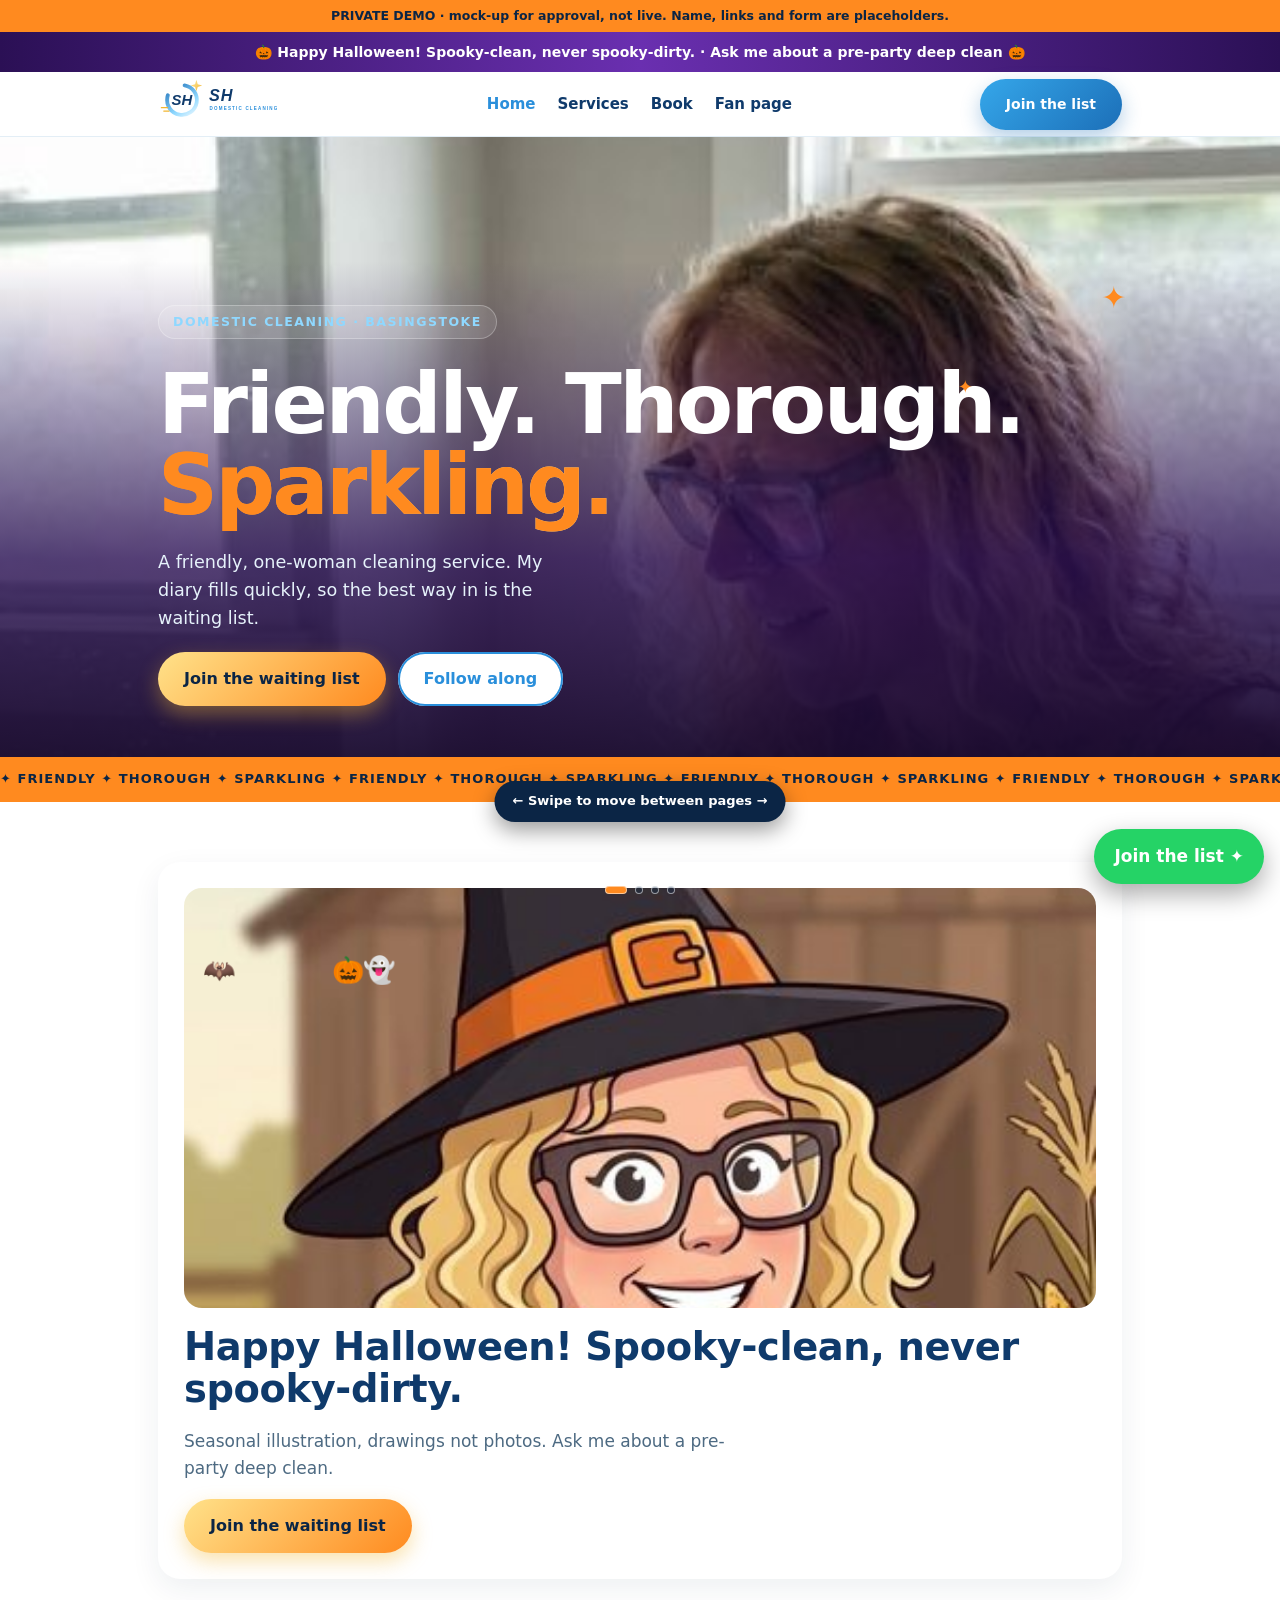
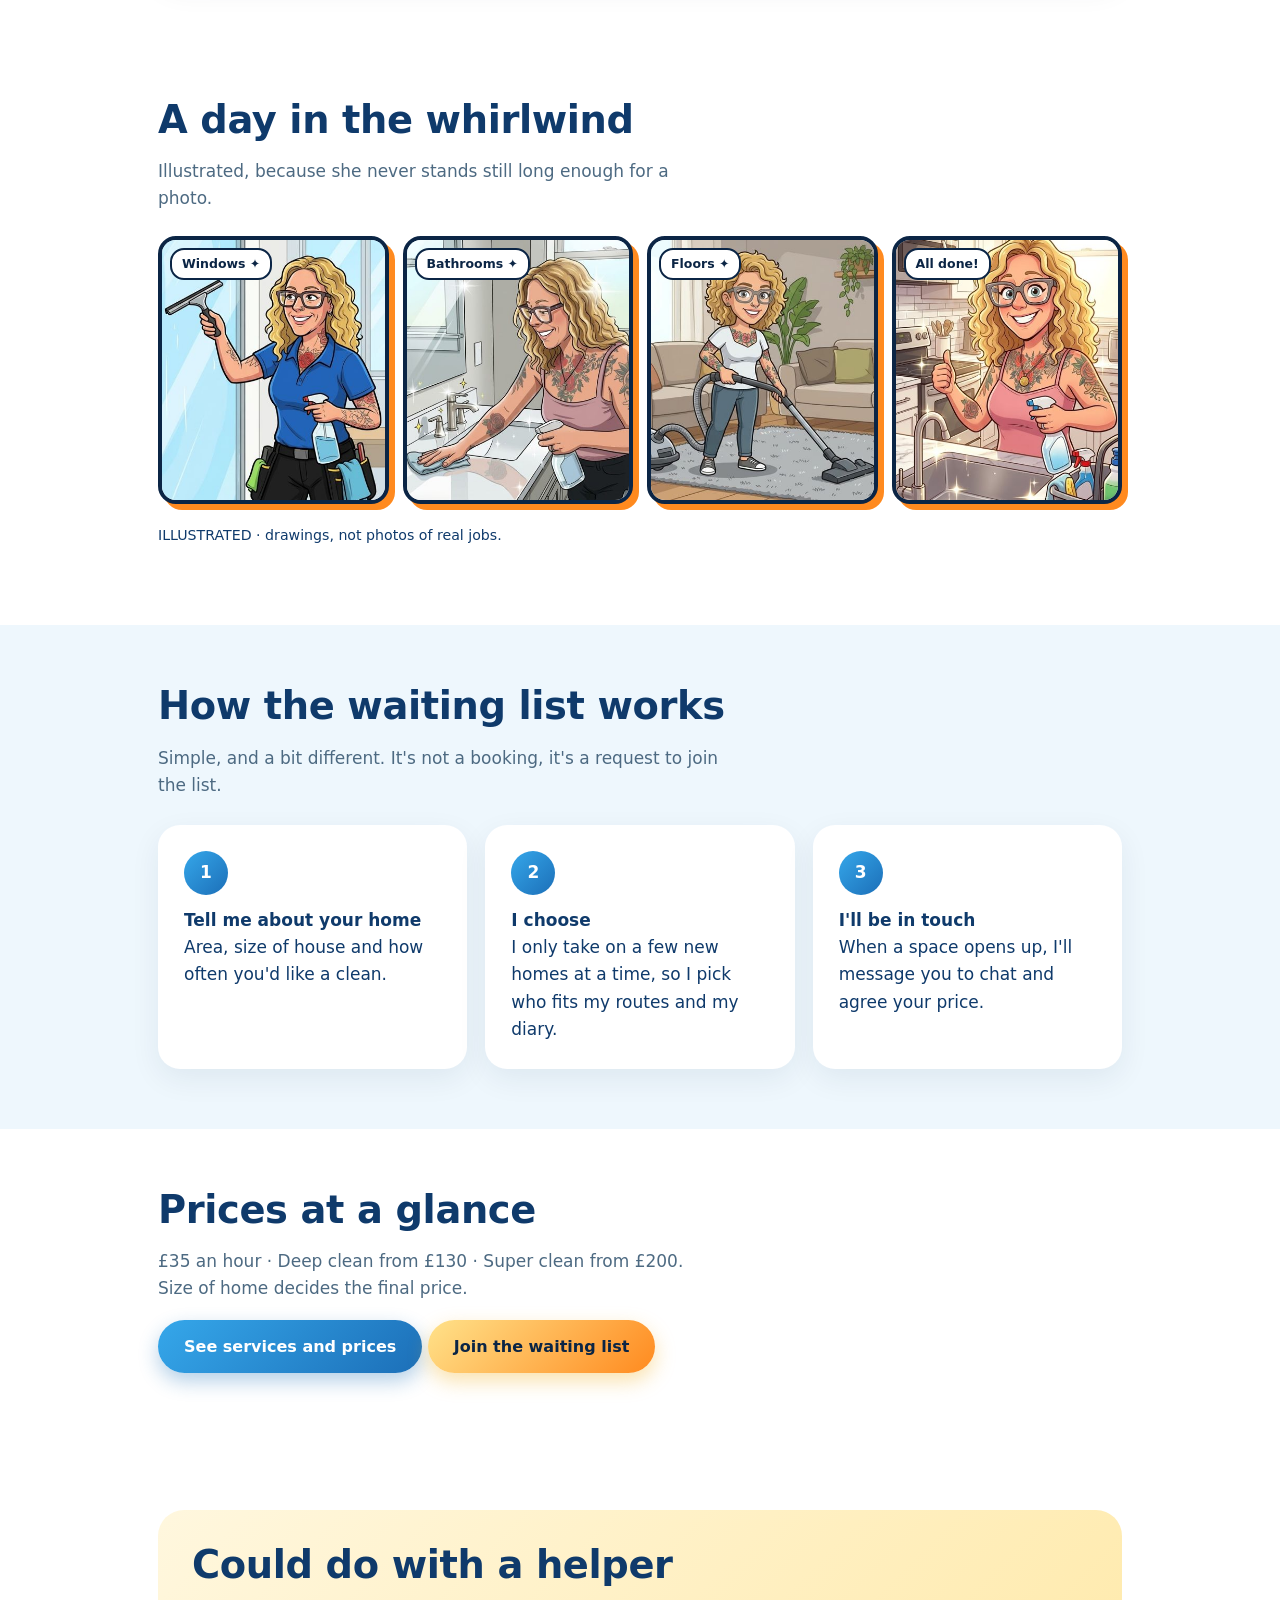
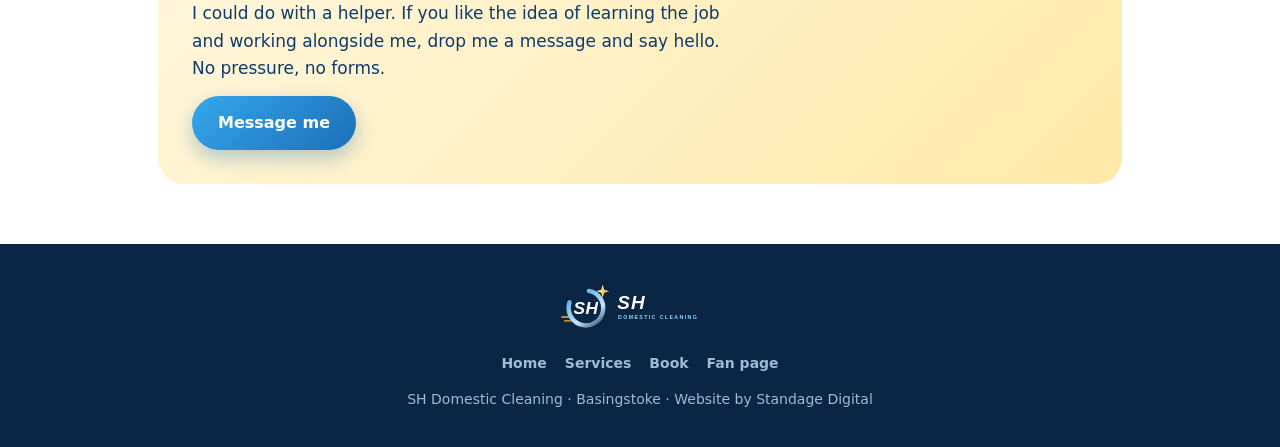
<file: sh-cleaning/index.html>
<!doctype html><html lang="en-GB"><head><meta charset="utf-8"><meta name="robots" content="noindex,nofollow"><meta name="viewport" content="width=device-width,initial-scale=1"><title>Home | SH Domestic Cleaning</title><link rel="stylesheet" href="style.css"><link rel="manifest" href="manifest.webmanifest"><meta name="theme-color" content="#0b2545"></head><body>
<div class="demo">PRIVATE DEMO · mock-up for approval, not live. Name, links and form are placeholders.</div>
<div class="sb" id="sb"></div>
<nav><div class="w"><a href="index.html"><img src="img/logo-light.svg" alt="SH Domestic Cleaning"></a><div class="links"><a href="index.html" class=on>Home</a><a href="services.html">Services</a><a href="book.html">Book</a><a href="fans.html">Fan page</a></div><a class="btn b" href="book.html">Join the list</a></div></nav><div class="tabs"><a href="index.html" class=on>Home</a><a href="services.html">Services</a><a href="book.html">Book</a><a href="fans.html">Fan page</a></div><header class="hero2"><img class="bg" src="img/r1.jpg" alt="Cleaning a bathroom sink"><span class="sp" style="right:12%;top:22%;font-size:30px">✦</span><span class="sp" style="right:24%;top:38%;font-size:18px;animation-delay:1s">✦</span>
<div class="w"><span class="tag">Domestic cleaning · Basingstoke</span><h1>Friendly. Thorough. <em>Sparkling.</em></h1><p>A friendly, one-woman cleaning service. My diary fills quickly, so the best way in is the waiting list.</p>
<div class="cta"><a class="btn gold" href="book.html">Join the waiting list</a><a class="btn alt" href="fans.html">Follow along</a></div></div></header>
<div class="strip"><div>✦ FRIENDLY ✦ THOROUGH ✦ SPARKLING ✦ FRIENDLY ✦ THOROUGH ✦ SPARKLING ✦ FRIENDLY ✦ THOROUGH ✦ SPARKLING ✦ FRIENDLY ✦ THOROUGH ✦ SPARKLING ✦ FRIENDLY ✦ THOROUGH ✦ SPARKLING ✦ FRIENDLY ✦ THOROUGH ✦ SPARKLING ✦ FRIENDLY ✦ THOROUGH ✦ SPARKLING ✦ FRIENDLY ✦ THOROUGH ✦ SPARKLING ✦ FRIENDLY ✦ THOROUGH ✦ SPARKLING ✦ FRIENDLY ✦ THOROUGH ✦ SPARKLING ✦ FRIENDLY ✦ THOROUGH ✦ SPARKLING ✦ FRIENDLY ✦ THOROUGH ✦ SPARKLING ✦ FRIENDLY ✦ THOROUGH ✦ SPARKLING ✦ FRIENDLY ✦ THOROUGH ✦ SPARKLING </div></div>
<section><div class="w"><h2 class="rv">A day in the whirlwind</h2><p class="lead rv">Illustrated, because she never stands still long enough for a photo.</p>
<div class="comic rv"><div class="panel"><img src="img/c1.jpg" alt="" loading="lazy"><span>Windows ✦</span></div><div class="panel"><img src="img/c8.jpg" alt="" loading="lazy" style="object-position:70% 40%"><span>Bathrooms ✦</span></div><div class="panel"><img src="img/c5.jpg" alt="" loading="lazy" style="object-position:30% 50%"><span>Floors ✦</span></div><div class="panel"><img src="img/c9.jpg" alt="" loading="lazy"><span>All done!</span></div></div>
<p><small>ILLUSTRATED · drawings, not photos of real jobs.</small></p></div></section>
<section class="s"><div class="w"><h2 class="rv">How the waiting list works</h2><p class="lead rv">Simple, and a bit different. It's not a booking, it's a request to join the list.</p>
<div class="g g3">
<div class="card rv"><div class="step">1</div><b>Tell me about your home</b><br>Area, size of house and how often you'd like a clean.</div>
<div class="card rv"><div class="step">2</div><b>I choose</b><br>I only take on a few new homes at a time, so I pick who fits my routes and my diary.</div>
<div class="card rv"><div class="step">3</div><b>I'll be in touch</b><br>When a space opens up, I'll message you to chat and agree your price.</div></div></div></section>

<section><div class="w"><h2 class="rv">Prices at a glance</h2><p class="lead rv">£35 an hour · Deep clean from £130 · Super clean from £200. Size of home decides the final price.</p><p class="rv"><a class="btn" href="services.html">See services and prices</a> <a class="btn gold" href="book.html">Join the waiting list</a></p></div></section><section><div class="w"><div class="help rv"><h2 style="margin:0">Could do with a helper</h2><p style="margin:0;max-width:50ch">I could do with a helper. If you like the idea of learning the job and working alongside me, drop me a message and say hello. No pressure, no forms.</p><div><a class="btn" href="#">Message me</a></div></div></div></section>

<footer><img src="img/logo-dark.svg" alt=""><br><div class="fl"><a href="index.html">Home</a><a href="services.html">Services</a><a href="book.html">Book</a><a href="fans.html">Fan page</a></div>SH Domestic Cleaning · Basingstoke · Website by Standage Digital</footer>
<a class="wa" href="book.html">Join the list ✦</a><script src="site.js"></script><script>if("serviceWorker" in navigator)navigator.serviceWorker.register("sw.js").catch(function(){})</script></body></html>
</file>
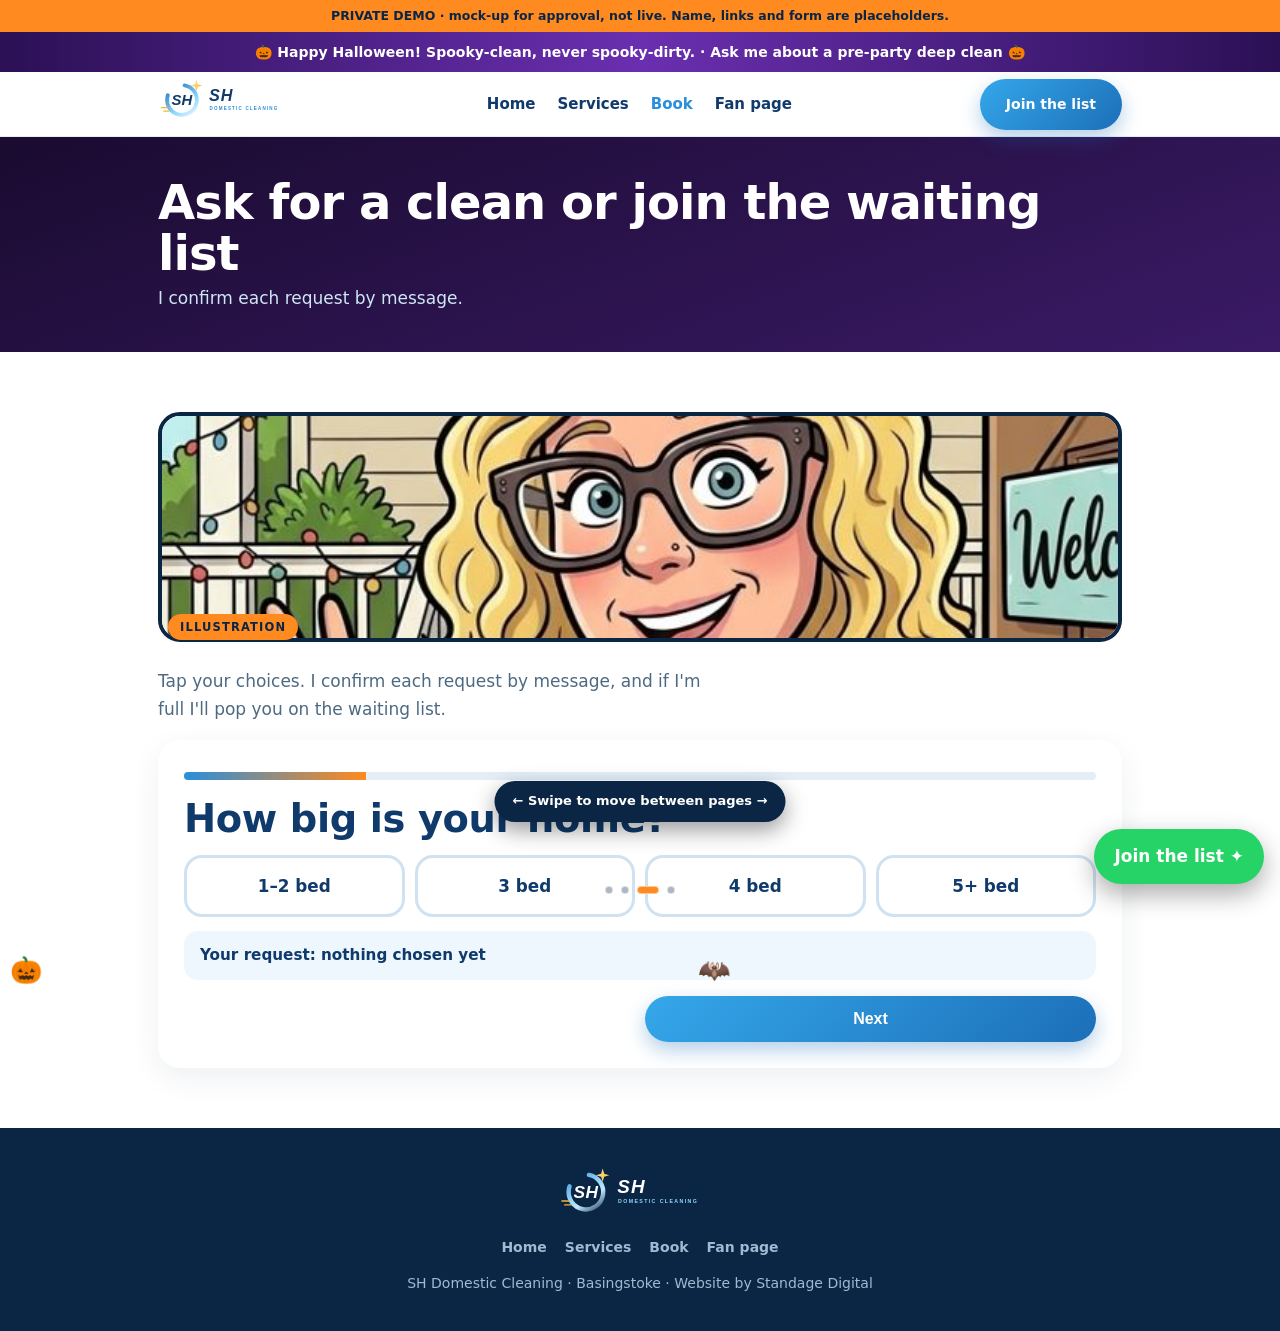
<file: sh-cleaning/book.html>
<!doctype html><html lang="en-GB"><head><meta charset="utf-8"><meta name="robots" content="noindex,nofollow"><meta name="viewport" content="width=device-width,initial-scale=1"><title>Book | SH Domestic Cleaning</title><link rel="stylesheet" href="style.css"><link rel="manifest" href="manifest.webmanifest"><meta name="theme-color" content="#0b2545"></head><body>
<div class="demo">PRIVATE DEMO · mock-up for approval, not live. Name, links and form are placeholders.</div>
<div class="sb" id="sb"></div>
<nav><div class="w"><a href="index.html"><img src="img/logo-light.svg" alt="SH Domestic Cleaning"></a><div class="links"><a href="index.html">Home</a><a href="services.html">Services</a><a href="book.html" class=on>Book</a><a href="fans.html">Fan page</a></div><a class="btn b" href="book.html">Join the list</a></div></nav><div class="tabs"><a href="index.html">Home</a><a href="services.html">Services</a><a href="book.html" class=on>Book</a><a href="fans.html">Fan page</a></div><div class="ph"><div class="w"><h1>Ask for a clean or join the waiting list</h1><p>I confirm each request by message.</p></div></div><section id="list"><div class="w"><div class="rv" style="position:relative;margin-bottom:18px"><img src="img/c10.jpg" alt="Illustration: waving hello at the front door" style="width:100%;height:230px;object-fit:cover;object-position:50% 30%;border-radius:22px;border:4px solid var(--navy)"><span class="ill" style="position:absolute;left:10px;bottom:10px;margin:0">ILLUSTRATION</span></div><p class="lead rv">Tap your choices. I confirm each request by message, and if I'm full I'll pop you on the waiting list.</p>
<div class="card rv wz" id="wz"><div class="prog"><i id="pg"></i></div>
<div class="st on" data-s="0"><h2>How big is your home?</h2><div class="opts c4" data-f="h"><button class="opt" data-v="1–2 bed">1–2 bed</button><button class="opt" data-v="3 bed">3 bed</button><button class="opt" data-v="4 bed">4 bed</button><button class="opt" data-v="5+ bed">5+ bed</button></div></div>
<div class="st" data-s="1"><h2>What are you after?</h2><div class="opts c4" data-f="w"><button class="opt" data-v="1-hour clean" id="o-hour">1-hour clean<small>£35 an hour</small></button><button class="opt" data-v="Deep clean" id="o-deep">Deep clean<small>from £130</small></button><button class="opt" data-v="Super clean" id="o-super">Super clean<small>from £200</small></button><button class="opt" data-v="Not sure yet">Not sure yet</button></div></div>
<div class="st" data-s="2"><h2>How often?</h2><div class="opts c4" data-f="f"><button class="opt" data-v="Weekly">Weekly</button><button class="opt" data-v="Fortnightly">Fortnightly</button><button class="opt" data-v="Monthly">Monthly</button><button class="opt" data-v="One-off">One-off</button></div></div>
<div class="st" data-s="3"><h2>What suits you?</h2><p><b>Best day</b></p><div class="opts c4" data-f="d"><button class="opt" data-v="Mon">Mon</button><button class="opt" data-v="Tue">Tue</button><button class="opt" data-v="Wed">Wed</button><button class="opt" data-v="Thu">Thu</button><button class="opt" data-v="Fri">Fri</button><button class="opt" data-v="Sat">Sat</button><button class="opt" data-v="Flexible">Flexible</button></div><p><b>Time of day</b></p><div class="opts c3" data-f="t"><button class="opt" data-v="Morning">Morning</button><button class="opt" data-v="Afternoon">Afternoon</button><button class="opt" data-v="Flexible">Flexible</button></div></div>
<div class="st" data-s="4"><h2>Last bit, who are you?</h2><form id="wl" style="gap:12px"><div><label for="n">Your name</label><input id="n" name="n" required></div><div><label for="p">Phone or WhatsApp</label><input id="p" name="p" required></div><div><label for="a">Area</label><input id="a" name="a" placeholder="e.g. Rooksdown, Chineham"></div><div><label for="e">Email (optional)</label><input id="e" name="e" type="email"></div><div><label for="x">Anything else I should know?</label><textarea id="x" name="x" rows="3"></textarea></div>
<p style="margin:0"><small>I'll only use your details to reply to you. Please don't send keys or door codes here, and no home address needed, just your area.</small></p><button class="btn gold">Send my request</button></form></div>
<div class="sum" id="sum">Your request: nothing chosen yet</div>
<div class="nx"><button class="btn ghost" id="bk" type="button">Back</button><button class="btn" id="nx" type="button">Next</button></div></div></div></section>
<footer><img src="img/logo-dark.svg" alt=""><br><div class="fl"><a href="index.html">Home</a><a href="services.html">Services</a><a href="book.html">Book</a><a href="fans.html">Fan page</a></div>SH Domestic Cleaning · Basingstoke · Website by Standage Digital</footer>
<a class="wa" href="book.html">Join the list ✦</a><script src="site.js"></script><script>if("serviceWorker" in navigator)navigator.serviceWorker.register("sw.js").catch(function(){})</script><script>
var WA="447000000000", FORM=""; // her WhatsApp number (international, no +) and optional form endpoint. PLACEHOLDERS
var v={},step=0,N=5,steps=document.querySelectorAll('#wz .st');
function show(){steps.forEach(function(s,i){s.classList.toggle('on',i===step)});pg.style.width=((step+1)/N*100)+'%';bk.style.visibility=step?'visible':'hidden';nx.style.display=step===N-1?'none':'';
var t=[v.h,v.w,v.f,v.d&&(v.d+(v.t?' '+v.t.toLowerCase():''))].filter(Boolean);sum.textContent='Your request: '+(t.length?t.join(' · '):'nothing chosen yet')}
document.querySelectorAll('#wz .opts').forEach(function(g){g.querySelectorAll('.opt').forEach(function(b){b.onclick=function(){g.querySelectorAll('.opt').forEach(function(x){x.classList.remove('sel')});b.classList.add('sel');v[g.dataset.f]=b.dataset.v;show();if(step<3)setTimeout(function(){step++;show()},250)}})});
nx.onclick=function(){if(step<N-1){step++;show()}};bk.onclick=function(){if(step>0){step--;show()}};
var pre={hour:'o-hour',deep:'o-deep',super:'o-super'}[location.hash.slice(1)];if(pre){var pb=document.getElementById(pre);pb.classList.add('sel');v.w=pb.dataset.v}
show();
document.getElementById('wl').onsubmit=function(e){e.preventDefault();var f=e.target.elements;
var m="Hi, I'd like to join your waiting list.\nName: "+f.n.value+"\nContact: "+f.p.value+"\nArea: "+f.a.value+"\nHome size: "+(v.h||'-')+"\nLooking for: "+(v.w||'-')+"\nHow often: "+(v.f||'-')+"\nBest day: "+(v.d||'-')+" / "+(v.t||'-')+(f.e.value?"\nEmail: "+f.e.value:"")+(f.x.value?"\nNotes: "+f.x.value:"");
if(FORM){try{fetch(FORM,{method:'POST',headers:{'Content-Type':'application/json',Accept:'application/json'},body:JSON.stringify({name:f.n.value,contact:f.p.value,email:f.e.value,area:f.a.value,home:v.h,want:v.w,often:v.f,day:v.d,time:v.t,notes:f.x.value})})}catch(x){}}
document.querySelector('#wz').innerHTML='<h2>Nearly done</h2><p>Tap below to send your details to me on WhatsApp. I\'ll reply when I have a space.</p><p><a class="btn gold" href="https://wa.me/'+WA+'?text='+encodeURIComponent(m)+'">Send on WhatsApp</a></p>'};
</script></body></html>
</file>
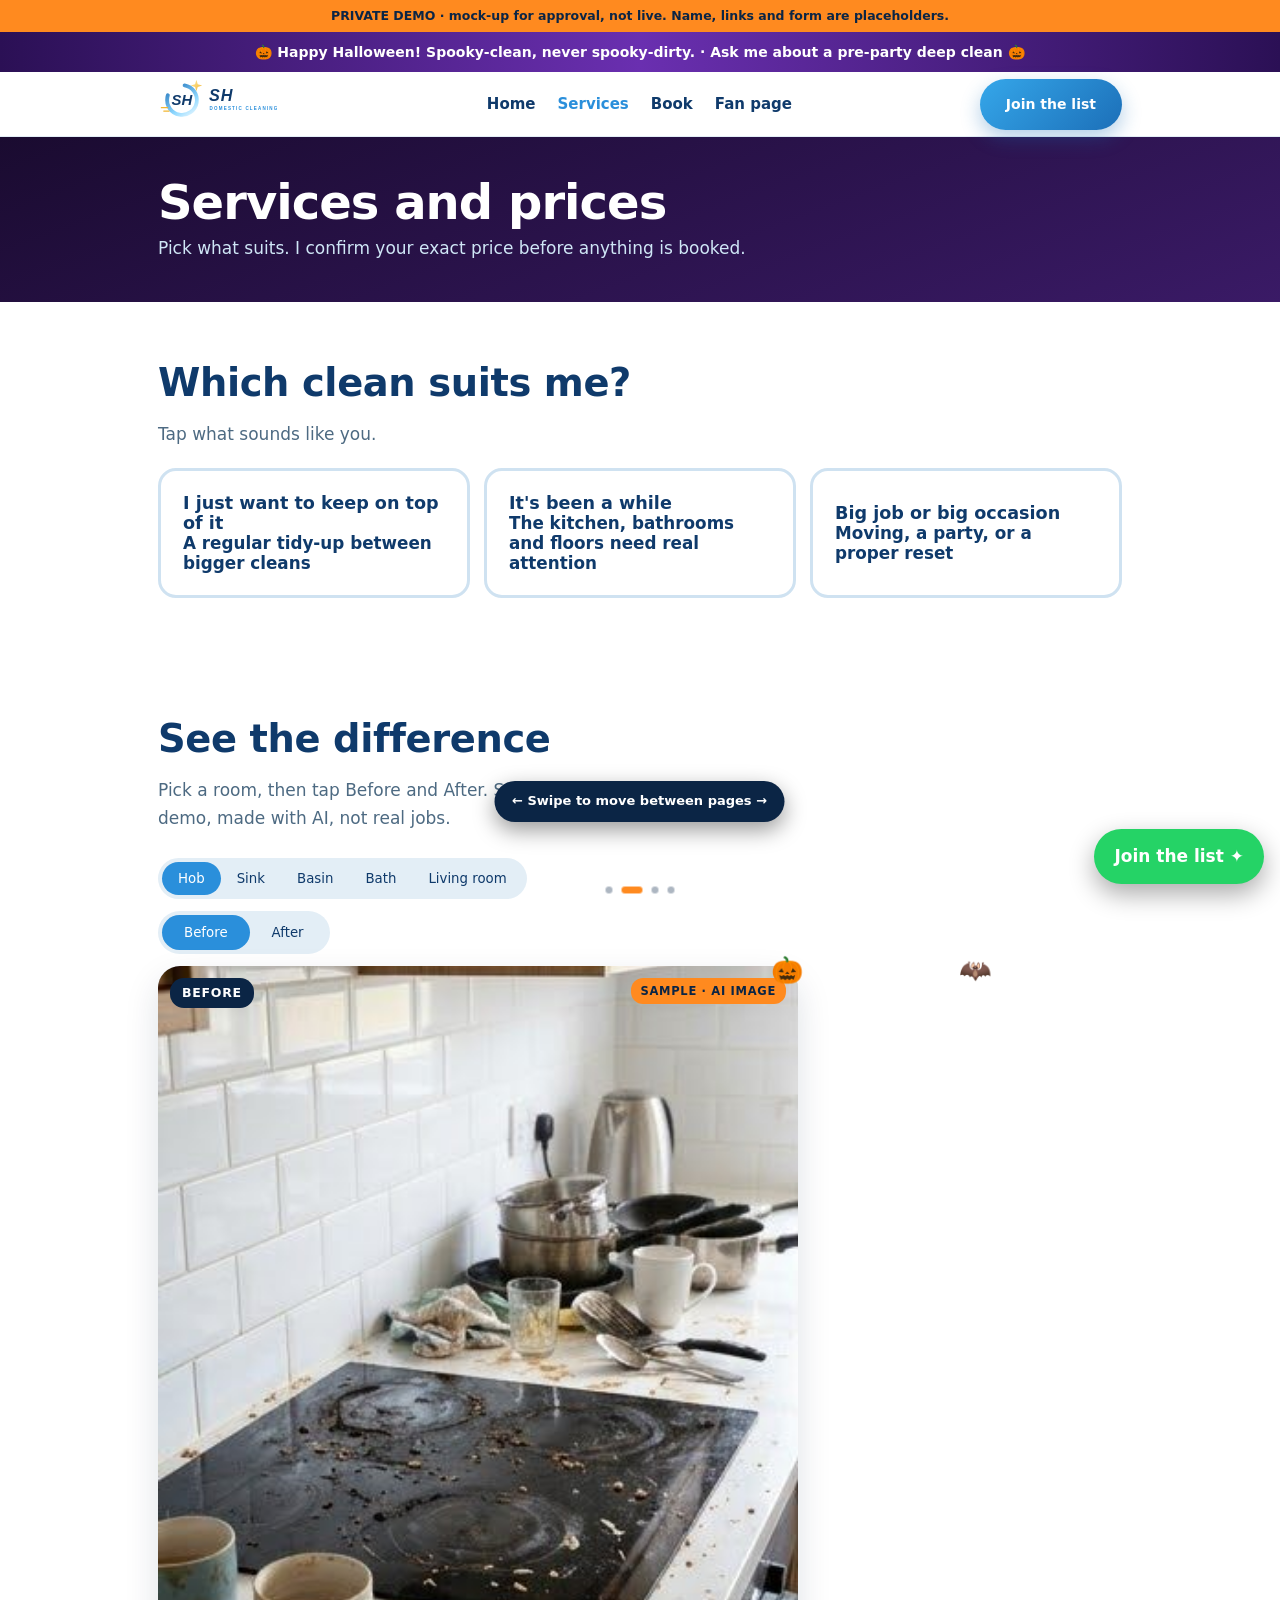
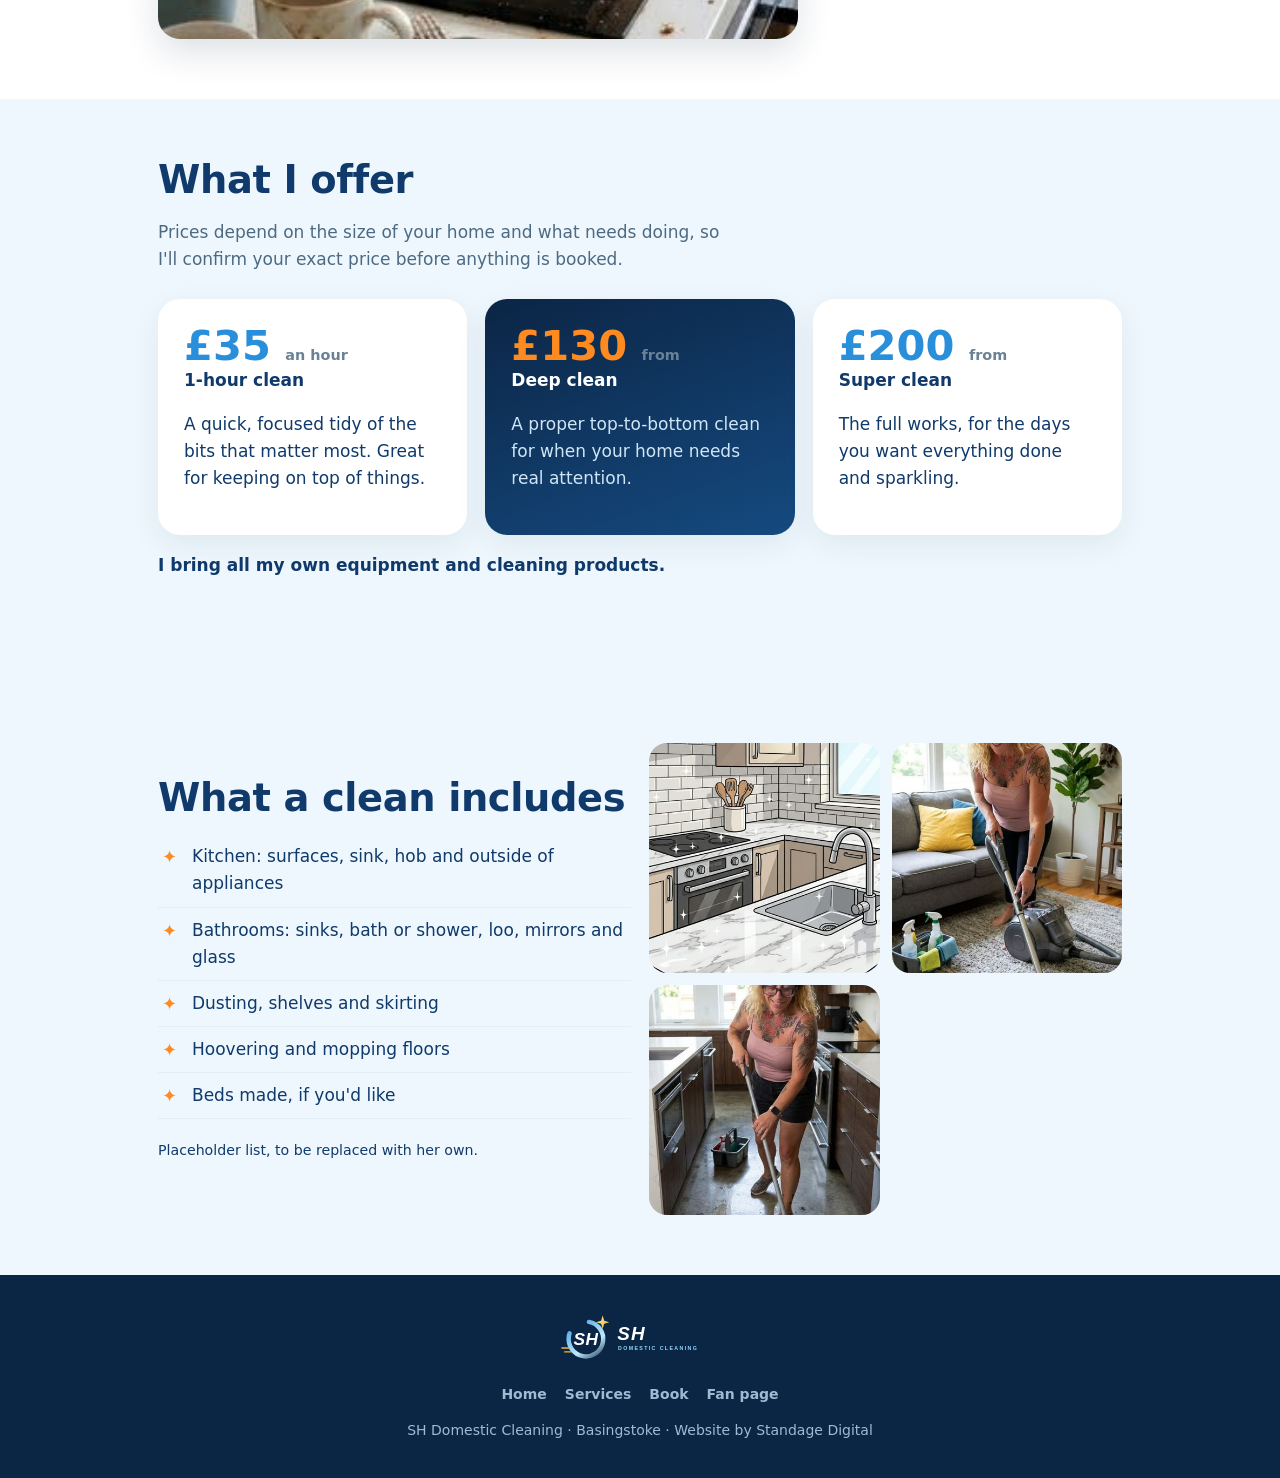
<file: sh-cleaning/services.html>
<!doctype html><html lang="en-GB"><head><meta charset="utf-8"><meta name="robots" content="noindex,nofollow"><meta name="viewport" content="width=device-width,initial-scale=1"><title>Services and prices | SH Domestic Cleaning</title><link rel="stylesheet" href="style.css"><link rel="manifest" href="manifest.webmanifest"><meta name="theme-color" content="#0b2545"></head><body>
<div class="demo">PRIVATE DEMO · mock-up for approval, not live. Name, links and form are placeholders.</div>
<div class="sb" id="sb"></div>
<nav><div class="w"><a href="index.html"><img src="img/logo-light.svg" alt="SH Domestic Cleaning"></a><div class="links"><a href="index.html">Home</a><a href="services.html" class=on>Services</a><a href="book.html">Book</a><a href="fans.html">Fan page</a></div><a class="btn b" href="book.html">Join the list</a></div></nav><div class="tabs"><a href="index.html">Home</a><a href="services.html" class=on>Services</a><a href="book.html">Book</a><a href="fans.html">Fan page</a></div><div class="ph"><div class="w"><h1>Services and prices</h1><p>Pick what suits. I confirm your exact price before anything is booked.</p></div></div><section><div class="w"><h2 class="rv">Which clean suits me?</h2><p class="lead rv">Tap what sounds like you.</p>
<div class="help2 rv" id="h2"><button class="opt" data-k="hour"><b>I just want to keep on top of it</b>A regular tidy-up between bigger cleans</button><button class="opt" data-k="deep"><b>It's been a while</b>The kitchen, bathrooms and floors need real attention</button><button class="opt" data-k="super"><b>Big job or big occasion</b>Moving, a party, or a proper reset</button></div>
<div class="rec" id="rec"><div class="price" id="rp"></div><b id="rn"></b><p id="rd"></p><a class="btn gold" id="rb" href="book.html">Ask for this clean</a></div></div></section>
<script>(function(){var d={hour:["£35 an hour","1-hour clean","A quick, focused tidy of the bits that matter most. Good for keeping on top of things."],deep:["From £130","Deep clean","A proper top-to-bottom clean for when your home needs real attention."],super:["From £200","Super clean","The full works, for the days you want everything done and sparkling."]};
document.querySelectorAll('#h2 .opt').forEach(function(b){b.onclick=function(){document.querySelectorAll('#h2 .opt').forEach(function(x){x.classList.remove('sel')});b.classList.add('sel');var v=d[b.dataset.k];rp.textContent=v[0];rn.textContent=v[1];rd.textContent=v[2]+" Size of home decides the final price, and I confirm it before anything is booked.";rb.href='book.html#'+b.dataset.k;rec.classList.add('on')}})})();</script>
<section><div class="w"><h2 class="rv">See the difference</h2><p class="lead rv">Pick a room, then tap Before and After. Sample pictures for this demo, made with AI, not real jobs.</p>
<div class="ba rv" id="ba1"><div class="tg" id="rooms"><button class="on" data-r="0">Hob</button><button data-r="1">Sink</button><button data-r="2">Basin</button><button data-r="3">Bath</button><button data-r="4">Living room</button></div><br>
<div class="tg" id="sw"><button class="on" data-s="0">Before</button><button data-s="1">After</button></div>
<div class="fr"><span class="lb" id="balb">BEFORE</span><span class="sm">SAMPLE · AI IMAGE</span><img id="bi" src="img/ba-hob-before.jpg" alt="Sample: before"></div></div></div></section>
<script>(function(){var P=[["hob","a kitchen hob and worktop"],["sink","a kitchen sink and worktop"],["basin","a bathroom basin and mirror"],["bath","a bath and glass screen"],["living","a living room"]],r=0,s=0,img=document.getElementById('bi'),lb=document.getElementById('balb');
function show(){img.src='img/ba-'+P[r][0]+'-'+(s?'after':'before')+'.jpg';img.alt='Sample '+(s?'after':'before')+': '+P[r][1];lb.textContent=s?'AFTER':'BEFORE';document.querySelectorAll('#sw button').forEach(function(x,j){x.classList.toggle('on',j===s)});document.querySelectorAll('#rooms button').forEach(function(x,j){x.classList.toggle('on',j===r)})}
document.querySelectorAll('#rooms button').forEach(function(x,j){x.onclick=function(){r=j;show()}});document.querySelectorAll('#sw button').forEach(function(x,j){x.onclick=function(){s=j;show()}});document.querySelector('#ba1 .fr').onclick=function(){s=s?0:1;show()};
['hob','sink','basin','bath','living'].forEach(function(n){['before','after'].forEach(function(k){new Image().src='img/ba-'+n+'-'+k+'.jpg'})})})();</script>
<section class="s"><div class="w"><h2 class="rv">What I offer</h2><p class="lead rv">Prices depend on the size of your home and what needs doing, so I'll confirm your exact price before anything is booked.</p>
<div class="g g3">
<div class="card rv"><div class="price">£35 <small>an hour</small></div><b>1-hour clean</b><p>A quick, focused tidy of the bits that matter most. Great for keeping on top of things.</p></div>
<div class="card hot rv"><div class="price">£130 <small>from</small></div><b>Deep clean</b><p>A proper top-to-bottom clean for when your home needs real attention.</p></div>
<div class="card rv"><div class="price">£200 <small>from</small></div><b>Super clean</b><p>The full works, for the days you want everything done and sparkling.</p></div></div>
<p class="rv"><b>I bring all my own equipment and cleaning products.</b></p></div></section>

<section class="s"><div class="w g g2" style="align-items:center"><div><h2 class="rv">What a clean includes</h2>
<ul class="t rv"><li>Kitchen: surfaces, sink, hob and outside of appliances</li><li>Bathrooms: sinks, bath or shower, loo, mirrors and glass</li><li>Dusting, shelves and skirting</li><li>Hoovering and mopping floors</li><li>Beds made, if you'd like</li></ul><p><small>Placeholder list, to be replaced with her own.</small></p></div>
<div class="gal rv"><img src="img/c7.jpg" alt="Illustration: a sparkling kitchen"><img src="img/r2.jpg" alt="Hoovering a living room"><img src="img/r3.jpg" alt="Mopping a kitchen floor"></div></div></section>

<footer><img src="img/logo-dark.svg" alt=""><br><div class="fl"><a href="index.html">Home</a><a href="services.html">Services</a><a href="book.html">Book</a><a href="fans.html">Fan page</a></div>SH Domestic Cleaning · Basingstoke · Website by Standage Digital</footer>
<a class="wa" href="book.html">Join the list ✦</a><script src="site.js"></script><script>if("serviceWorker" in navigator)navigator.serviceWorker.register("sw.js").catch(function(){})</script></body></html>
</file>
<file: sh-cleaning/style.css>
:root{color-scheme:light}body{background:#fff;color:#0f3a6b}

:root{--navy:#0b2545;--ink:#0f3a6b;--blue:#2a8fdb;--sky:#8fd8ff;--gold:#f2b632;--soft:#eef7fd;--rose:#e0657a}
*{box-sizing:border-box}html{scroll-behavior:smooth}
body{margin:0;font:17px/1.6 system-ui,-apple-system,Segoe UI,Roboto,sans-serif;color:var(--ink);background:#fff;overflow-x:hidden}
.w{max-width:1000px;margin:auto;padding:0 18px}
.demo{background:var(--gold);color:var(--navy);text-align:center;font-size:12.5px;font-weight:700;padding:6px 10px}
nav{position:sticky;top:0;z-index:20;background:#ffffffee;backdrop-filter:blur(8px);border-bottom:1px solid #e3eef6}
nav .w{display:flex;align-items:center;justify-content:space-between;height:64px}
nav img{height:48px}nav a.b{font-size:14px}
.btn{display:inline-block;background:linear-gradient(135deg,#35a7ea,#1c6fb8);color:#fff;padding:14px 26px;border-radius:40px;text-decoration:none;font-weight:800;border:0;font-size:1rem;cursor:pointer;box-shadow:0 8px 20px #1c6fb855;transition:transform .2s}
.btn:hover{transform:translateY(-2px) scale(1.02)}
.btn.alt{background:#fff;color:var(--blue);box-shadow:inset 0 0 0 2px var(--blue)}
.btn.gold{background:linear-gradient(135deg,#ffe28a,var(--gold));color:var(--navy);box-shadow:0 8px 20px #f2b63266}
.hero{position:relative;color:#fff;background:radial-gradient(circle at 80% 10%,#1d6db0 0,transparent 55%),linear-gradient(160deg,#0b2545,#123e6e);padding:54px 0 70px;overflow:hidden}
.hero .w{display:grid;gap:30px;position:relative;z-index:2}
@media(min-width:820px){.hero .w{grid-template-columns:1.05fr .95fr;align-items:center}}
.tag{display:inline-block;background:#ffffff1c;border:1px solid #ffffff44;padding:6px 14px;border-radius:30px;font-size:12.5px;font-weight:800;letter-spacing:.12em;text-transform:uppercase;color:var(--sky)}
h1{font-size:clamp(2.2rem,7vw,3.6rem);line-height:1.05;margin:.35em 0 .3em;font-weight:900;letter-spacing:-.02em}
h1 em{font-style:normal;background:linear-gradient(90deg,var(--gold),#ffe9a0);-webkit-background-clip:text;color:transparent}
.hero p{color:#d7eaf8;font-size:1.08rem;max-width:34ch}
.cta{display:flex;gap:12px;flex-wrap:wrap;margin-top:20px}
.photo{position:relative}.photo .main{border-radius:26px;width:100%;height:440px;object-fit:cover;object-position:center 30%;box-shadow:0 30px 60px #0008;transform:rotate(2deg);border:5px solid #fff}
.photo .cart{position:absolute;left:-10px;bottom:-26px;width:128px;height:128px;object-fit:cover;border-radius:50%;border:5px solid var(--gold);box-shadow:0 14px 30px #0007;animation:fl 4s ease-in-out infinite}
.badge{position:absolute;right:-6px;top:18px;background:var(--gold);color:var(--navy);font-weight:900;padding:10px 16px;border-radius:16px;transform:rotate(-6deg);box-shadow:0 10px 24px #0006;font-size:14px;line-height:1.15;animation:fl 5s ease-in-out infinite}
@keyframes fl{50%{transform:translateY(-10px) rotate(-3deg)}}
.swirl{position:absolute;border-radius:50%;border:14px solid #ffffff10;border-top-color:#8fd8ff44;animation:sp 14s linear infinite}
@keyframes sp{to{transform:rotate(360deg)}}
.s1{width:520px;height:520px;right:-170px;top:-160px}.s2{width:320px;height:320px;left:-120px;bottom:-130px;animation-duration:9s;animation-direction:reverse}
.strip{background:var(--gold);color:var(--navy);font-weight:900;letter-spacing:.08em;font-size:13px;white-space:nowrap;overflow:hidden;padding:12px 0}
.strip div{display:inline-block;animation:mq 22s linear infinite}@keyframes mq{to{transform:translateX(-50%)}}
section{padding:60px 0}section.s{background:var(--soft)}
h2{font-size:clamp(1.7rem,5vw,2.4rem);line-height:1.1;margin:0 0 .4em;font-weight:900;letter-spacing:-.01em}
.lead{color:#4d6a82;max-width:52ch}
.g{display:grid;gap:18px;margin-top:26px}@media(min-width:760px){.g3{grid-template-columns:repeat(3,1fr)}.g2{grid-template-columns:1fr 1fr}}
.card{background:#fff;border-radius:22px;padding:26px;box-shadow:0 10px 30px #0b254512;position:relative}
.step{width:44px;height:44px;border-radius:50%;background:linear-gradient(135deg,#35a7ea,#1c6fb8);color:#fff;font-weight:900;display:flex;align-items:center;justify-content:center;margin-bottom:12px}
.price{font-size:2.6rem;font-weight:900;color:var(--blue);line-height:1}.price small{font-size:.9rem;color:#6b8296;font-weight:700}
.card.hot{background:linear-gradient(160deg,#0b2545,#154a80);color:#fff}.card.hot .price{color:var(--gold)}.card.hot p{color:#cfe6f6}
.pop{position:absolute;top:-12px;right:18px;background:var(--gold);color:var(--navy);font-size:12px;font-weight:900;padding:5px 12px;border-radius:20px}
ul.t{list-style:none;padding:0;margin:14px 0 0}ul.t li{padding:9px 0 9px 34px;position:relative;border-bottom:1px solid #e3eef6}
ul.t li:before{content:"✦";position:absolute;left:4px;color:var(--gold);font-size:18px}
.gal{display:grid;grid-template-columns:repeat(auto-fill,minmax(160px,1fr));gap:12px}.gal img{width:100%;height:230px;object-fit:cover;border-radius:18px;transition:transform .3s}.gal img:hover{transform:scale(1.03) rotate(-1deg)}
.ill{display:inline-block;background:var(--gold);color:var(--navy);font-size:11.5px;font-weight:900;letter-spacing:.1em;padding:4px 12px;border-radius:20px;margin:16px 0 8px}
form{display:grid;gap:14px;margin-top:10px}@media(min-width:700px){form .two{display:grid;grid-template-columns:1fr 1fr;gap:14px}}
label{font-weight:800;font-size:.9rem;display:block;margin-bottom:4px}
input,select,textarea{width:100%;padding:14px;border:2px solid #cfe2f1;border-radius:14px;font:inherit;background:#fff;color:var(--ink)}input:focus,select:focus,textarea:focus{outline:0;border-color:var(--blue)}
.soc{display:flex;gap:12px;flex-wrap:wrap;margin-top:18px}
.help{background:linear-gradient(135deg,#fff7de,#ffe9a8);border-radius:26px;padding:34px;display:grid;gap:14px}
footer{background:var(--navy);color:#9ebbd3;padding:36px 0;text-align:center;font-size:14px}footer img{height:56px;margin-bottom:10px}
.wa{position:fixed;right:16px;bottom:16px;z-index:30;background:#25d366;color:#fff;font-weight:900;padding:14px 20px;border-radius:40px;text-decoration:none;box-shadow:0 10px 26px #0005}
.sb{display:none;text-align:center;font-weight:800;font-size:14px;padding:9px 12px;color:#fff}
html[data-season] .sb{display:block}
html[data-season=halloween]{--gold:#ff8a1f}html[data-season=halloween] .sb{background:linear-gradient(90deg,#2b1055,#6a2fb0,#2b1055)}
html[data-season=halloween] .hero{background:radial-gradient(circle at 80% 10%,#6a2fb0 0,transparent 55%),linear-gradient(160deg,#1a0b30,#3a1a66)}
html[data-season=halloween] .strip{background:#ff8a1f}
html[data-season=bonfire]{--gold:#ff5a3c}html[data-season=bonfire] .sb{background:#7a1f12}
html[data-season=christmas]{--gold:#e8c14a}html[data-season=christmas] .sb{background:#b3202a}
html[data-season=spring]{--gold:#ffb4c8}html[data-season=spring] .sb{background:#3f9b5b}
.fx{position:fixed;top:-40px;z-index:5;pointer-events:none;font-size:26px;animation:fall linear forwards}
@keyframes fall{to{transform:translateY(110vh) rotate(360deg)}}
.rv{opacity:0;transform:translateY(24px);transition:all .7s}.rv.in{opacity:1;transform:none}
@media(prefers-reduced-motion:reduce){*{animation:none!important;transition:none!important}.rv{opacity:1;transform:none}}

nav .links{display:none;gap:22px}nav .links a{color:var(--ink);text-decoration:none;font-weight:800;font-size:15px}nav .links a.on{color:var(--blue)}
@media(min-width:820px){nav .links{display:flex}}
.tabs{display:flex;gap:6px;overflow-x:auto;padding:8px 18px;background:#fff;border-bottom:1px solid #e3eef6}.tabs a{flex:none;padding:8px 14px;border-radius:20px;text-decoration:none;color:var(--ink);font-weight:800;font-size:14px;background:var(--soft)}.tabs a.on{background:var(--blue);color:#fff}
@media(min-width:820px){.tabs{display:none}}
.ph{background:linear-gradient(160deg,#0b2545,#154a80);color:#fff;padding:40px 0}.ph h1{margin:0;font-size:clamp(2rem,6vw,3rem)}.ph p{color:#cfe6f6;margin:.4em 0 0}
html[data-season=halloween] .ph{background:linear-gradient(160deg,#1a0b30,#3a1a66)}
.fl{display:flex;gap:18px;justify-content:center;flex-wrap:wrap;margin:0 0 14px}.fl a{color:#9ebbd3;text-decoration:none;font-weight:700}

/* v3 showcase */
.hero2{position:relative;min-height:560px;color:#fff;display:flex;align-items:flex-end;background:#0b2545;overflow:hidden}
.hero2 .bg{position:absolute;inset:0;width:100%;height:100%;object-fit:cover;object-position:50% 28%;animation:kb 18s ease-in-out infinite alternate}
@keyframes kb{to{transform:scale(1.08)}}
.hero2:after{content:"";position:absolute;inset:0;background:linear-gradient(180deg,#0b254500 25%,#0b2545cc 70%,#0b2545f2)}
html[data-season=halloween] .hero2:after{background:linear-gradient(180deg,#1a0b3000 20%,#2b1055cc 68%,#1a0b30f2)}
.hero2 .w{position:relative;z-index:2;padding-bottom:44px;padding-top:120px}
.hero2 h1{font-size:clamp(2.6rem,10vw,5.2rem);line-height:.98;margin:.3em 0 .25em;font-weight:900;letter-spacing:-.03em}
.hero2 h1 em{font-style:normal;color:var(--gold)}
.hero2 p{max-width:36ch;color:#e6f2fb;font-size:1.1rem}
.sp{position:absolute;z-index:3;color:var(--gold);animation:tw 3s ease-in-out infinite}@keyframes tw{50%{transform:scale(1.5) rotate(20deg);opacity:.5}}
.comic{display:grid;gap:14px;grid-template-columns:repeat(2,1fr);margin-top:24px}@media(min-width:760px){.comic{grid-template-columns:repeat(4,1fr)}}
.panel{position:relative;border-radius:18px;overflow:hidden;border:4px solid var(--navy);background:#fff;box-shadow:6px 6px 0 var(--gold);transition:transform .25s}.panel:hover{transform:rotate(-1.5deg) translateY(-4px)}
.panel img{width:100%;height:260px;object-fit:cover;display:block}
.panel span{position:absolute;left:8px;top:8px;background:#fff;color:var(--navy);font-weight:900;font-size:12.5px;padding:4px 10px;border:2.5px solid var(--navy);border-radius:14px}
.opts{display:grid;gap:10px;grid-template-columns:repeat(2,1fr)}@media(min-width:700px){.opts.c4{grid-template-columns:repeat(4,1fr)}.opts.c3{grid-template-columns:repeat(3,1fr)}}
.opt{background:#fff;border:3px solid #cfe2f1;border-radius:18px;padding:18px 10px;text-align:center;font-weight:900;font-size:1.05rem;color:var(--ink);cursor:pointer;font-family:inherit;transition:all .15s}
.opt small{display:block;font-weight:600;color:#6b8296;font-size:.8rem;margin-top:3px}
.opt:hover{border-color:var(--blue);transform:translateY(-2px)}.opt.sel{background:var(--blue);border-color:var(--blue);color:#fff}.opt.sel small{color:#d7eefc}
.wz .st{display:none}.wz .st.on{display:block;animation:fi .35s}@keyframes fi{from{opacity:0;transform:translateX(18px)}}
.prog{height:8px;background:#e3eef6;border-radius:8px;overflow:hidden;margin:6px 0 18px}.prog i{display:block;height:100%;width:0;background:linear-gradient(90deg,var(--blue),var(--gold));transition:width .4s}
.sum{background:var(--soft);border-radius:14px;padding:12px 16px;font-weight:800;font-size:.95rem;margin:14px 0;min-height:48px}
.nx{display:flex;gap:10px;margin-top:16px}.nx .btn{flex:1;text-align:center}.btn.ghost{background:#fff;color:var(--ink);box-shadow:inset 0 0 0 2px #cfe2f1}
.help2{display:grid;gap:14px;margin-top:20px}@media(min-width:700px){.help2{grid-template-columns:repeat(3,1fr)}}
.help2 .opt{text-align:left;padding:22px}.help2 .opt b{display:block;font-size:1.1rem}
.rec{margin-top:18px;border-radius:22px;padding:24px;background:linear-gradient(160deg,#0b2545,#154a80);color:#fff;display:none}.rec.on{display:block;animation:fi .35s}.rec .price{color:var(--gold)}
#qr{background:#fff;padding:14px;border-radius:18px;display:inline-block;box-shadow:0 10px 30px #0b254522}#qr img{display:block}
.share{display:grid;gap:20px;align-items:center;justify-items:center;text-align:center}@media(min-width:700px){.share{grid-template-columns:auto 1fr;text-align:left;justify-items:start}}
.hero2{min-height:700px}.hero2 .bg{object-position:50% 12%}.hero2 .w{padding-top:340px}
@media(min-width:820px){.hero2{min-height:620px}.hero2 .w{padding-top:160px}.hero2 .bg{object-position:50% 25%}}

.ba{margin-top:26px}.ba .tg{display:inline-flex;background:#e3eef6;border-radius:30px;padding:4px;margin-bottom:12px}.ba .tg button{border:0;background:none;padding:10px 22px;border-radius:26px;font:800 15px inherit;font-family:inherit;color:var(--ink);cursor:pointer}.ba .tg button.on{background:var(--blue);color:#fff}
.ba .fr{position:relative;border-radius:22px;overflow:hidden;box-shadow:0 14px 34px #0b254522;aspect-ratio:1.2/1;background:#cfe2f1;max-width:640px}.ba .fr img{position:absolute;inset:0;width:100%;height:100%;object-fit:cover;opacity:0;transition:opacity .5s}.ba .fr img.on{opacity:1}
.ba .lb{position:absolute;left:12px;top:12px;background:var(--navy);color:#fff;font-weight:900;font-size:12.5px;padding:5px 12px;border-radius:14px;z-index:2;letter-spacing:.06em}
.ba .sm{position:absolute;right:12px;bottom:12px;background:var(--gold);color:var(--navy);font-weight:900;font-size:11.5px;padding:4px 10px;border-radius:12px;z-index:2;letter-spacing:.06em}

.ba .fr{aspect-ratio:.95/1}.ba .fr img{opacity:1}
.ba .sm{bottom:auto;top:12px}

.ba #rooms{flex-wrap:wrap;border-radius:22px;max-width:100%}.ba #rooms button{padding:9px 16px}


.swh{position:fixed;left:50%;bottom:78px;transform:translateX(-50%);background:var(--navy);color:#fff;font-weight:800;font-size:13px;padding:10px 18px;border-radius:30px;z-index:40;box-shadow:0 8px 22px #0006;transition:opacity .5s;white-space:nowrap}
.dots{position:fixed;left:0;right:0;bottom:6px;display:flex;justify-content:center;gap:8px;z-index:30;pointer-events:none}.dots i{width:8px;height:8px;border-radius:50%;background:#0b254555;border:1px solid #fff8}.dots i.on{background:var(--gold);width:22px;border-radius:8px}



html,body{touch-action:pan-y}.tabs,.strip,.ba #rooms{touch-action:pan-x pan-y}
</file>
